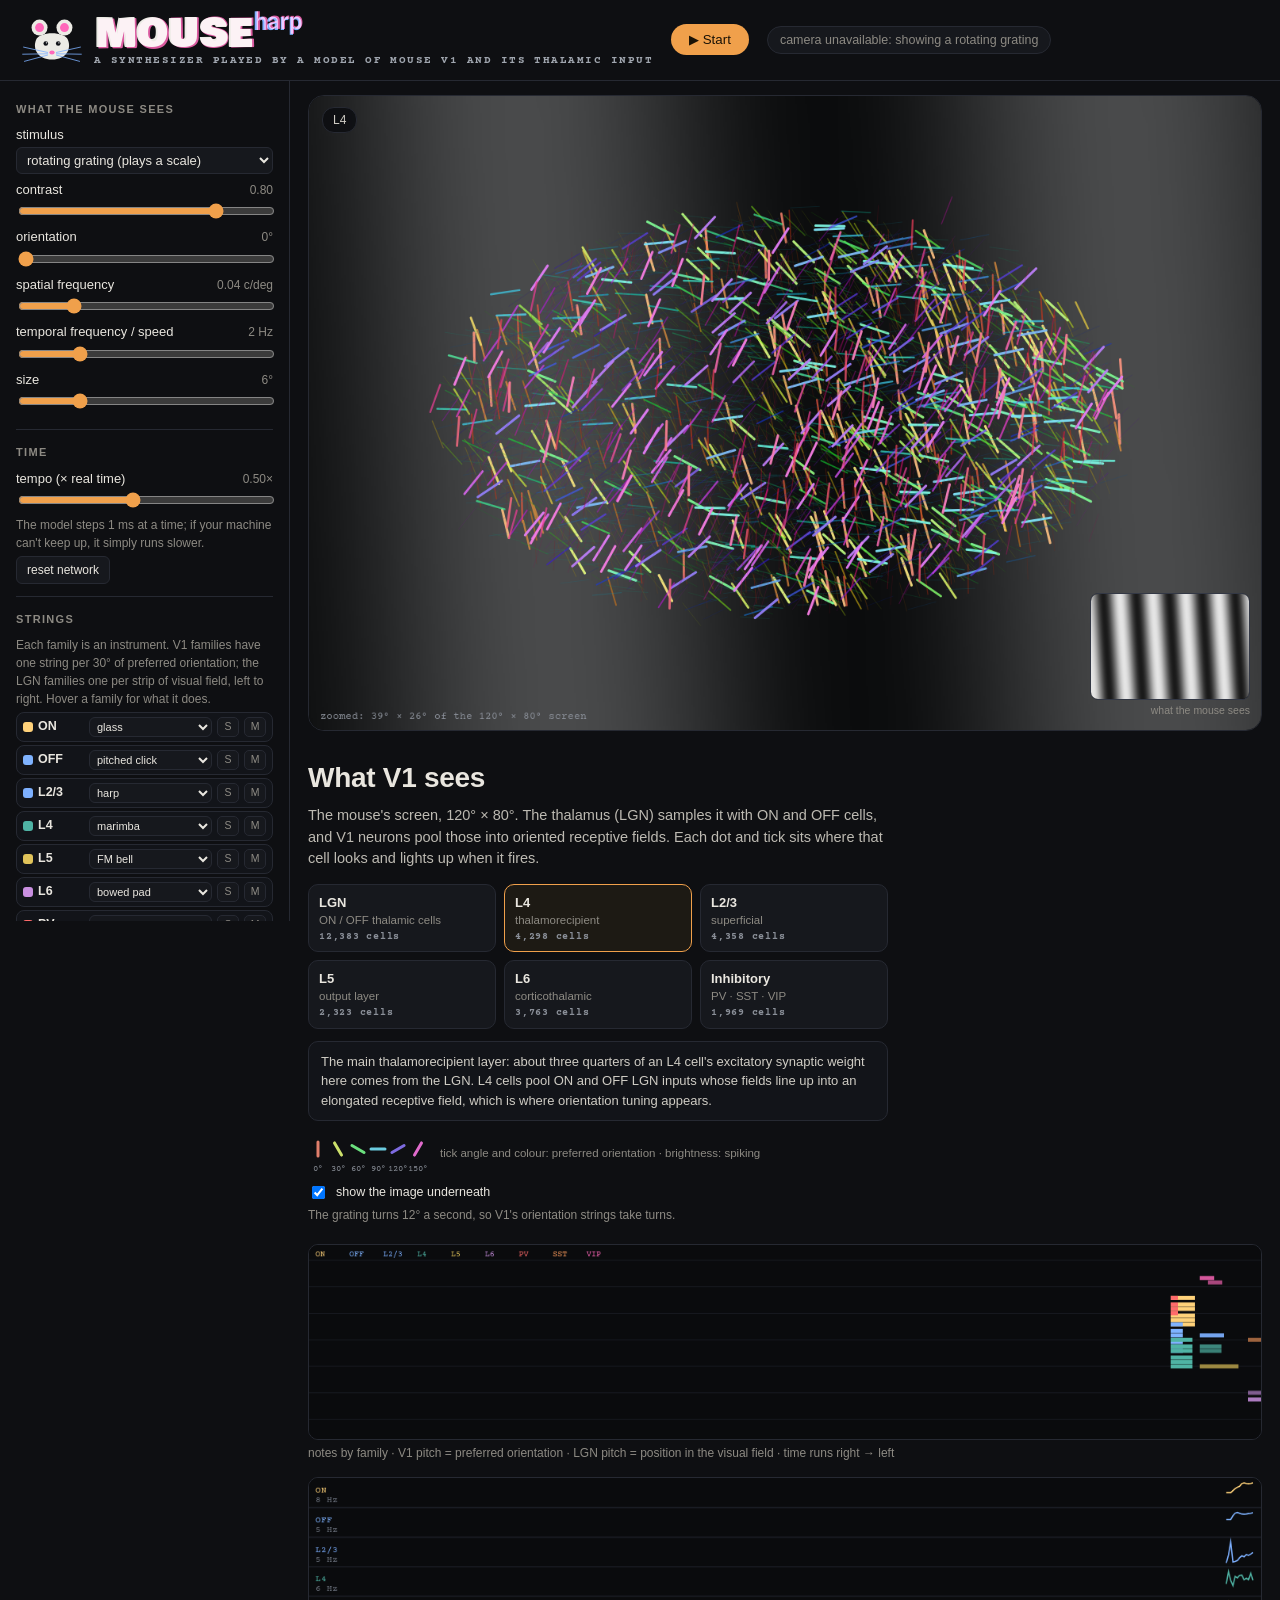
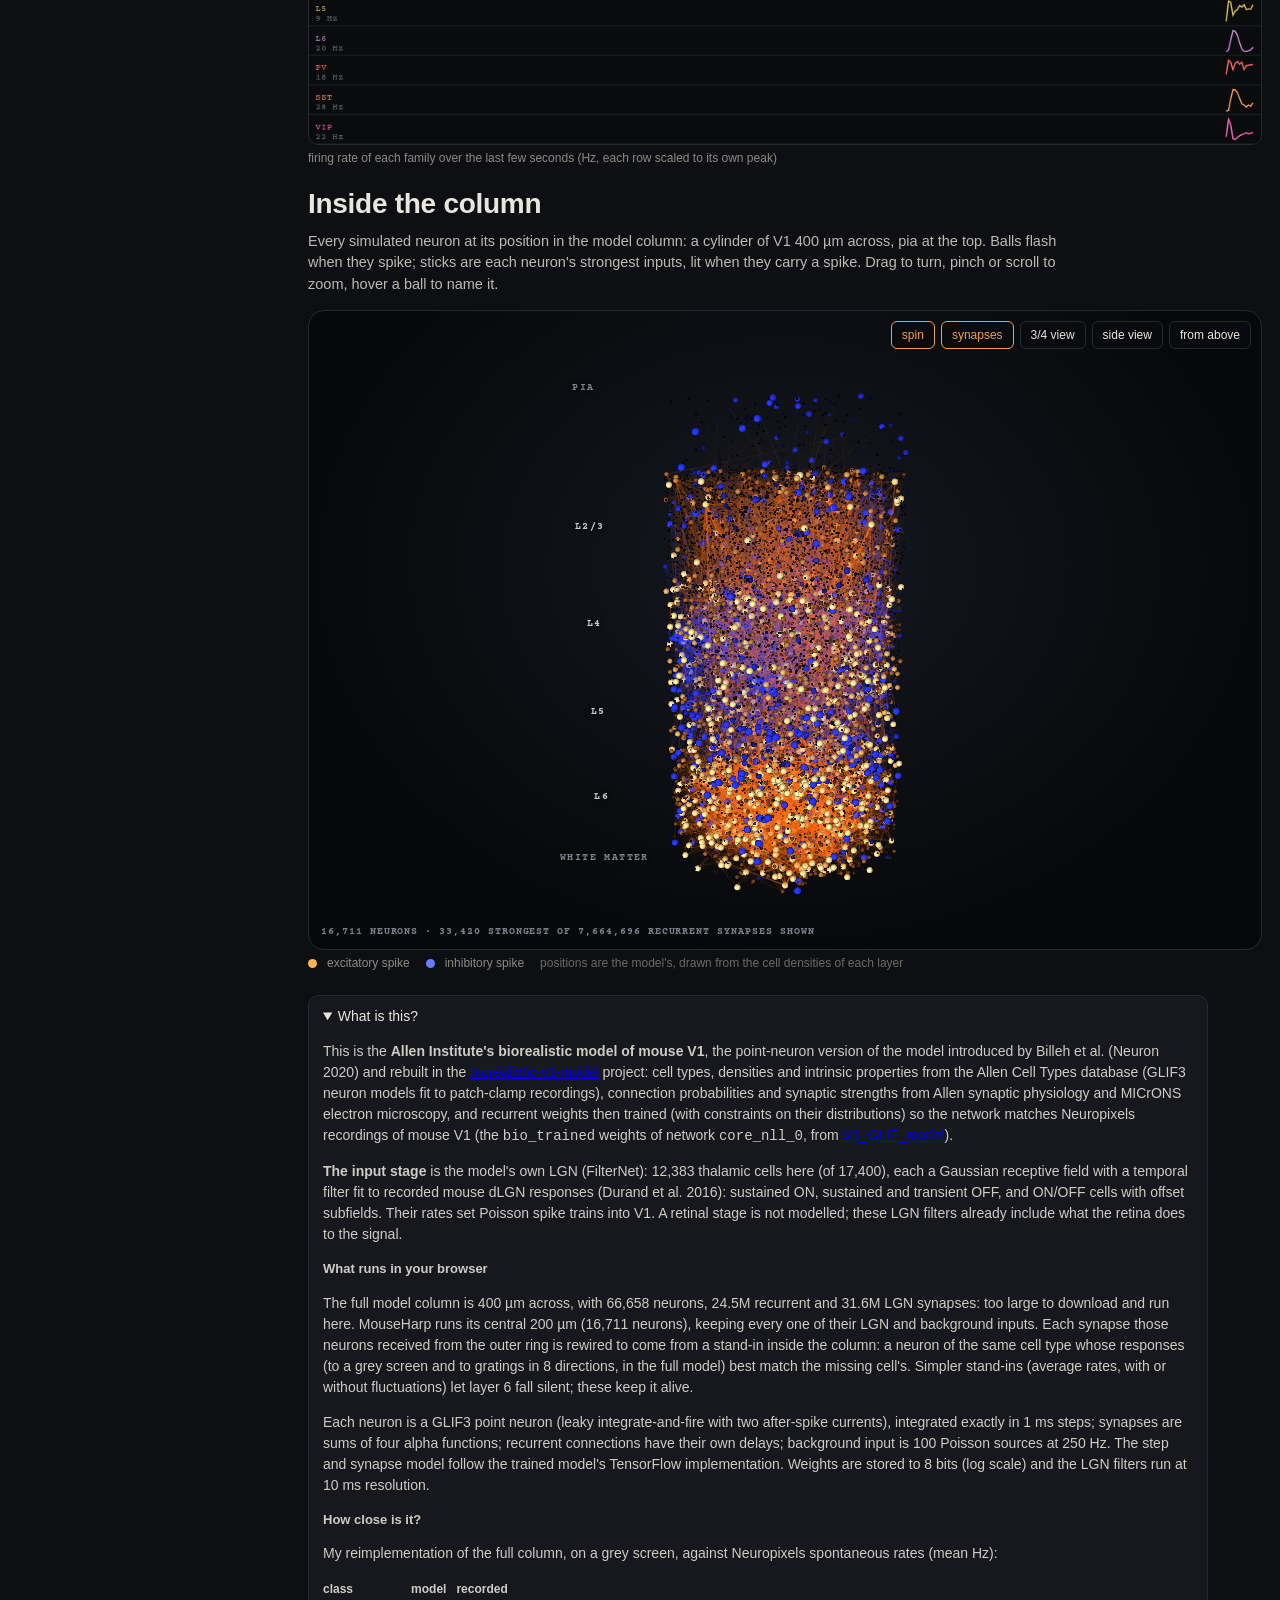
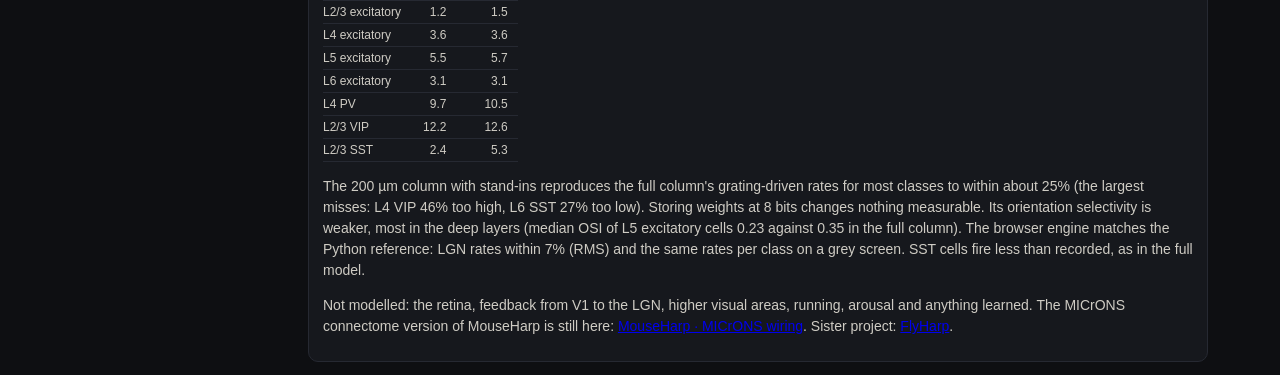
<file: index.html>
<!DOCTYPE html>
<html lang="en">
<head>
<meta charset="utf-8">
<meta name="viewport" content="width=device-width, initial-scale=1">
<title>MouseHarp · a synthesizer played by a model of mouse V1</title>
<link rel="preconnect" href="https://fonts.googleapis.com"><link rel="preconnect" href="https://fonts.gstatic.com" crossorigin>
<link href="https://fonts.googleapis.com/css2?family=Bowlby+One+SC&family=Courier+Prime:wght@400;700&family=Spline+Sans:wght@400;500;600&display=swap" rel="stylesheet">
<link rel="stylesheet" href="css/style.css">
<link rel="stylesheet" href="css/v1.css">
<link rel="icon" href="data:image/svg+xml,%3Csvg xmlns=%22http://www.w3.org/2000/svg%22 viewBox=%220 0 16 16%22%3E%3Ccircle cx=%224%22 cy=%224%22 r=%223%22 fill=%22%23ECEBE5%22/%3E%3Ccircle cx=%2212%22 cy=%224%22 r=%223%22 fill=%22%23ECEBE5%22/%3E%3Ccircle cx=%228%22 cy=%2210%22 r=%225%22 fill=%22%23ECEBE5%22/%3E%3C/svg%3E">
</head>
<body>
<header>
  <div class="brand">
    <svg id="logo" viewBox="0 0 72 56" aria-hidden="true">
      <circle cx="22" cy="14" r="9" fill="#ECEBE5"/><circle cx="22" cy="14" r="5" fill="#FF68BA"/>
      <circle cx="50" cy="14" r="9" fill="#ECEBE5"/><circle cx="50" cy="14" r="5" fill="#FF68BA"/>
      <path d="M36 50 C 20 50, 14 38, 18 28 C 22 18, 50 18, 54 28 C 58 38, 52 50, 36 50 Z" fill="#ECEBE5"/>
      <circle cx="29" cy="32" r="2.6" fill="#101217"/><circle cx="43" cy="32" r="2.6" fill="#101217"/>
      <circle cx="29.8" cy="31.2" r=".8" fill="#fff"/><circle cx="43.8" cy="31.2" r=".8" fill="#fff"/>
      <ellipse cx="36" cy="42" rx="3" ry="2.2" fill="#FF68BA"/>
      <g class="strings left" stroke="#7DB0FF" stroke-width="0.9" stroke-linecap="round"><line x1="31" y1="42" x2="4" y2="36"/><line x1="31" y1="43.5" x2="3" y2="44"/><line x1="31" y1="45" x2="5" y2="52"/></g>
      <g class="strings right" stroke="#7DB0FF" stroke-width="0.9" stroke-linecap="round"><line x1="41" y1="42" x2="68" y2="36"/><line x1="41" y1="43.5" x2="69" y2="44"/><line x1="41" y1="45" x2="67" y2="52"/></g>
    </svg>
    <div class="titles">
      <h1 class="logo" aria-label="MouseHarp"><span class="ink">MOUSE<span class="lc">harp</span></span><span class="mis" aria-hidden="true">MOUSE<span class="lc">harp</span></span></h1>
      <span class="kicker">a synthesizer played by a model of mouse V1 and its thalamic input</span>
    </div>
  </div>
  <button id="go" class="go">▶ Start</button>
  <div id="status" class="status">loading the V1 model…</div>
</header>

<main>
  <aside id="controls">
    <section>
      <h2>What the mouse sees</h2>
      <label>stimulus
        <select id="kind">
          <option value="webcam" selected>webcam</option>
          <option value="rotate">rotating grating (plays a scale)</option>
          <option value="grating">drifting grating</option>
          <option value="bar">moving bar</option>
          <option value="dots">drifting dots</option>
          <option value="flash">full-field flashes</option>
          <option value="paint">draw on the screen</option>
        </select></label>
      <label>contrast <input type="range" id="contrast" min="0.05" max="1" step="0.05" value="0.8"><output></output></label>
      <label>orientation <input type="range" id="ori" min="0" max="345" step="15" value="0"><output></output></label>
      <label>spatial frequency <input type="range" id="sf" min="0.01" max="0.16" step="0.01" value="0.04"><output></output></label>
      <label>temporal frequency / speed <input type="range" id="speed" min="0.25" max="8" step="0.25" value="2"><output></output></label>
      <label>size <input type="range" id="size" min="2" max="20" step="1" value="6"><output></output></label>
    </section>
    <section>
      <h2>Time</h2>
      <label>tempo (× real time) <input type="range" id="tempo" min="0.1" max="1" step="0.05" value="0.5"><output></output></label>
      <p class="hint" id="speedHint">The model steps 1 ms at a time; if your machine can't keep up, it simply runs slower.</p>
      <button id="reset" class="small">reset network</button>
    </section>
    <section>
      <h2>Strings</h2>
      <p class="hint">Each family is an instrument. V1 families have one string per 30° of preferred orientation; the LGN families one per strip of visual field, left to right. Hover a family for what it does.</p>
      <div id="classes"></div>
      <label>threshold <input type="range" id="thresh" min="0.05" max="0.8" step="0.01" value="0.22"><output></output></label>
      <label>max notes / s <input type="range" id="rate" min="4" max="60" step="1" value="22"><output></output></label>
    </section>
    <section>
      <h2>Pitch</h2>
      <label>scale <select id="scale">
        <option value="majpent">major pentatonic</option><option value="minpent">minor pentatonic</option>
        <option value="dorian">dorian</option><option value="lydian">lydian</option><option value="hirajoshi">hirajoshi</option>
        <option value="whole">whole tone</option></select></label>
      <label>root <select id="root"></select></label>
    </section>
    <section>
      <h2>Output</h2>
      <label class="row"><input type="checkbox" id="internal" checked> internal harp</label>
      <label>volume <input type="range" id="vol" min="0" max="1" step="0.05" value="0.7"><output></output></label>
      <label>reverb <input type="range" id="rev" min="0" max="1" step="0.05" value="0.4"><output></output></label>
      <label>MIDI out <select id="midiOut"><option value="">none</option></select></label>
      <p class="hint">MIDI: one channel per family (1–9).</p>
    </section>
  </aside>

  <section id="stage">
    <section class="hero">
      <div class="heroEye">
        <canvas id="view" width="1200" height="800"></canvas>
        <div class="lensTag" id="lensTag"></div>
        <figure class="raw"><canvas id="raw" width="120" height="80"></canvas><figcaption>what the mouse sees</figcaption></figure>
      </div>
      <div class="lensPanel">
        <h2 class="heroTitle">What V1 sees</h2>
        <p class="lead">The mouse's screen, 120° × 80°. The thalamus (LGN) samples it with ON and OFF cells, and V1 neurons pool those into oriented receptive fields. Each dot and tick sits where that cell looks and lights up when it fires.</p>
        <div id="lenses" class="lenses mlenses"></div>
        <div class="lensInfo" id="lensInfo"></div>
        <div class="lensLegend" id="lensLegend"></div>
        <label class="row small"><input type="checkbox" id="underlay" checked> show the image underneath</label>
        <p class="hint" id="viewHint"></p>
      </div>
    </section>
    <figure class="rollbox">
      <canvas id="roll" width="1180" height="240"></canvas>
      <figcaption class="legend"><span>notes by family · V1 pitch = preferred orientation · LGN pitch = position in the visual field · time runs right → left</span></figcaption>
    </figure>
    <figure>
      <canvas id="traces" width="1180" height="330"></canvas>
      <figcaption class="legend"><span>firing rate of each family over the last few seconds (Hz, each row scaled to its own peak)</span></figcaption>
    </figure>
    <section class="lobeBox">
      <div class="lobeHead">
        <h2 class="heroTitle">Inside the column</h2>
        <p class="lead">Every simulated neuron at its position in the model column: a cylinder of V1 400 µm across, pia at the top. Balls flash when they spike; sticks are each neuron's strongest inputs, lit when they carry a spike. Drag to turn, pinch or scroll to zoom, hover a ball to name it.</p>
      </div>
      <div class="lobeWrap" id="lobeWrap">
        <canvas id="lobe"></canvas>
        <div id="lobeLabels"></div>
        <div class="lobeTools"><button class="small on" id="lobeSpin">spin</button><button class="small on" id="lobeSticks">synapses</button><button class="small" id="lobeView">3/4 view</button><button class="small" id="lobeSide">side view</button><button class="small" id="lobeTop">from above</button></div>
        <div class="lobeTip" id="lobeTip"></div>
        <div class="lobeCount" id="lobeCount">loading…</div>
      </div>
      <figcaption class="legend"><span><i class="dot" style="background:#ffb44f"></i>excitatory spike</span><span><i class="dot" style="background:#6a7dff"></i>inhibitory spike</span><span class="muted">positions are the model's, drawn from the cell densities of each layer</span></figcaption>
    </section>
    <details class="about" open>
      <summary>What is this?</summary>
      <div id="aboutText"></div>
    </details>
  </section>
</main>
<div class="tip" id="tip"></div>
<script src="js/v1info.js"></script>
<script src="js/v1stimuli.js"></script>
<script src="js/audio.js"></script>
<script src="js/v1app.js"></script>
<script type="module" src="js/column3d.js"></script>
</body>
</html>
</file>
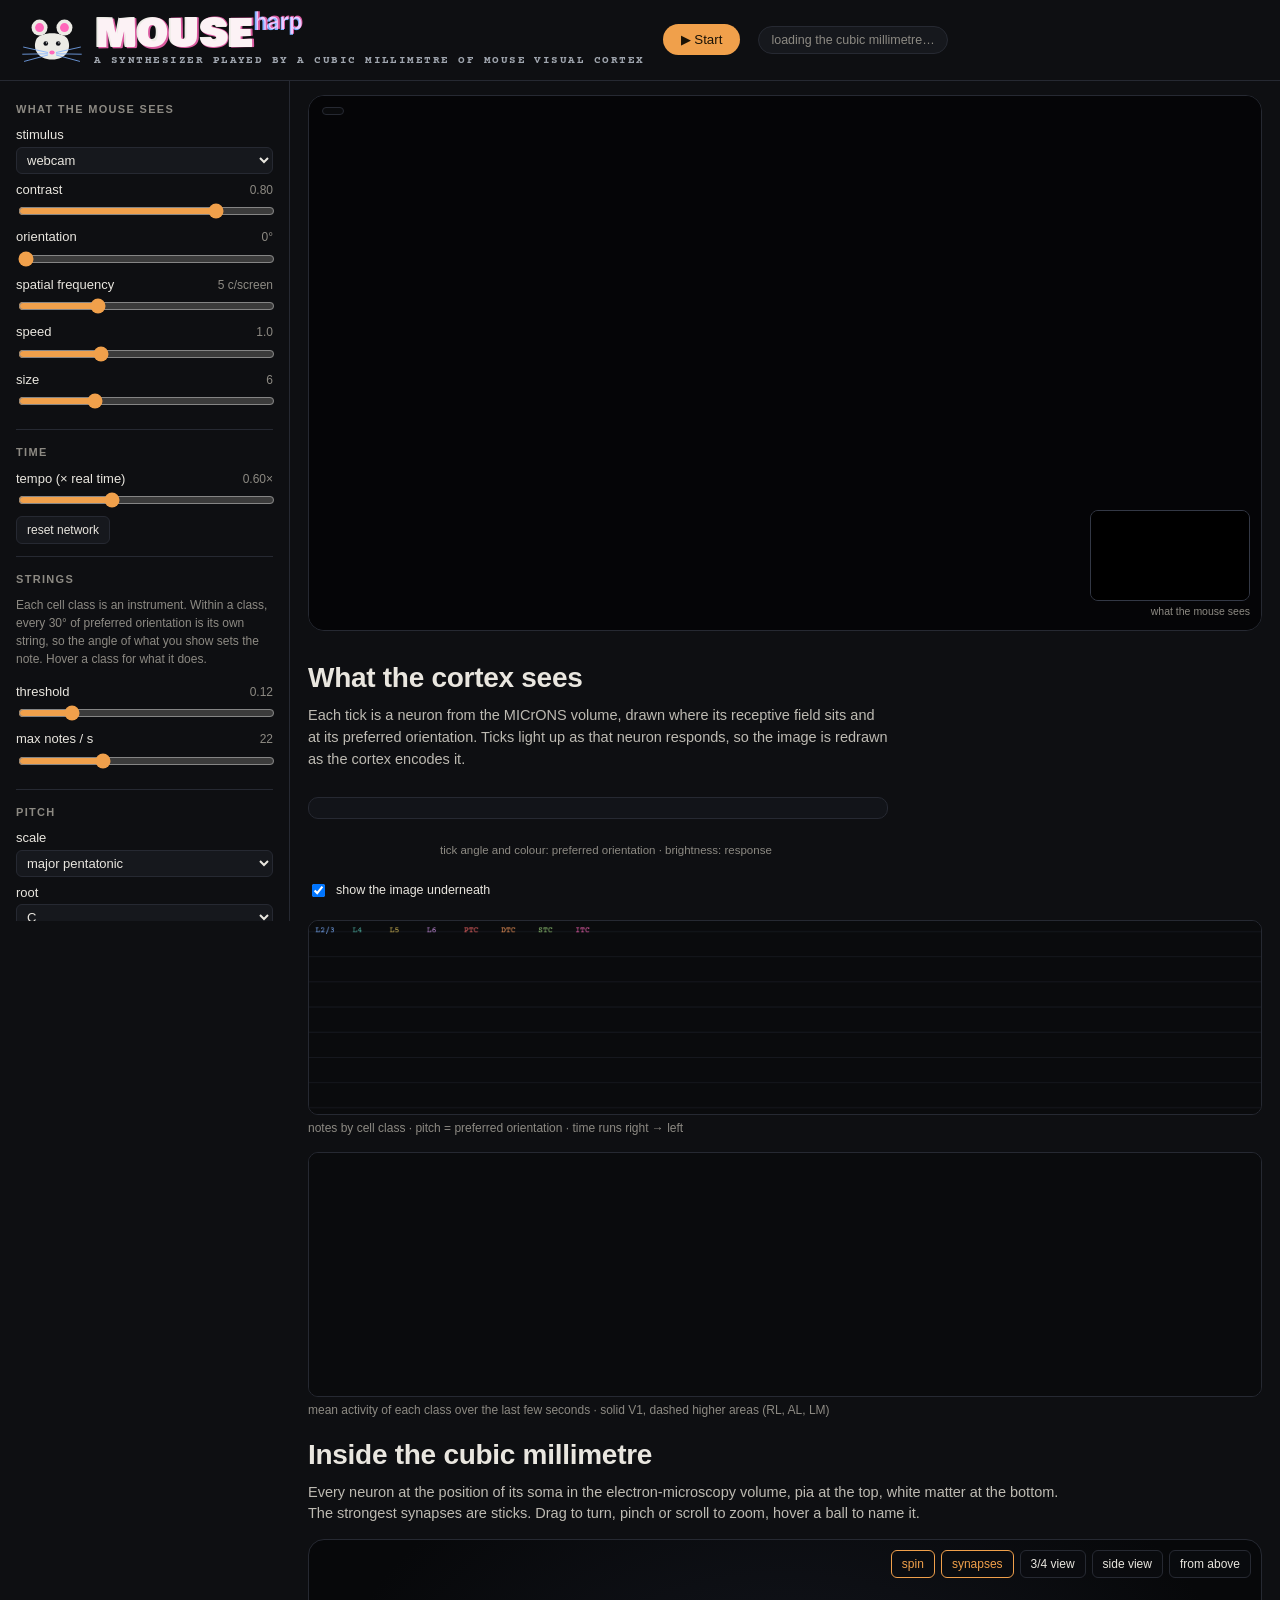
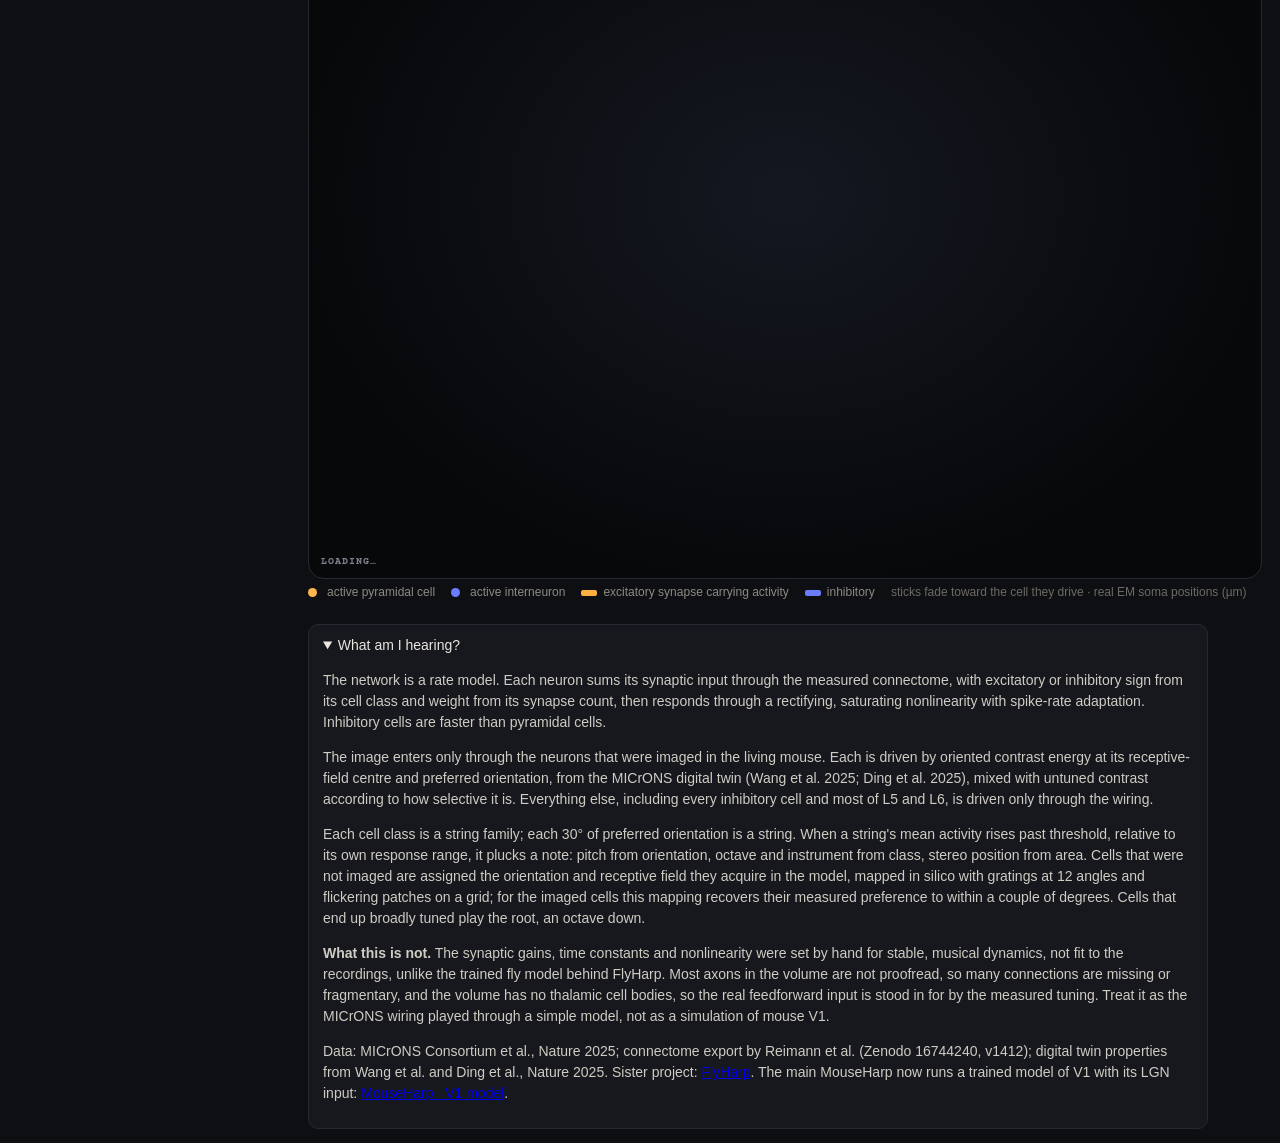
<file: microns/index.html>
<!DOCTYPE html>
<html lang="en">
<head>
<meta charset="utf-8">
<meta name="viewport" content="width=device-width, initial-scale=1">
<title>MouseHarp · a synthesizer played by a cubic millimetre of mouse visual cortex</title>
<link rel="preconnect" href="https://fonts.googleapis.com"><link rel="preconnect" href="https://fonts.gstatic.com" crossorigin>
<link href="https://fonts.googleapis.com/css2?family=Bowlby+One+SC&family=Courier+Prime:wght@400;700&family=Spline+Sans:wght@400;500;600&display=swap" rel="stylesheet">
<link rel="stylesheet" href="css/style.css">
<link rel="stylesheet" href="css/mouse.css">
<link rel="icon" href="data:image/svg+xml,%3Csvg xmlns=%22http://www.w3.org/2000/svg%22 viewBox=%220 0 16 16%22%3E%3Ccircle cx=%224%22 cy=%224%22 r=%223%22 fill=%22%23ECEBE5%22/%3E%3Ccircle cx=%2212%22 cy=%224%22 r=%223%22 fill=%22%23ECEBE5%22/%3E%3Ccircle cx=%228%22 cy=%2210%22 r=%225%22 fill=%22%23ECEBE5%22/%3E%3C/svg%3E">
</head>
<body>
<header>
  <div class="brand">
    <svg id="logo" viewBox="0 0 72 56" aria-hidden="true">
      <!-- a mouse whose whiskers are harp strings -->
      <circle cx="22" cy="14" r="9" fill="#ECEBE5"/><circle cx="22" cy="14" r="5" fill="#FF68BA"/>
      <circle cx="50" cy="14" r="9" fill="#ECEBE5"/><circle cx="50" cy="14" r="5" fill="#FF68BA"/>
      <path d="M36 50 C 20 50, 14 38, 18 28 C 22 18, 50 18, 54 28 C 58 38, 52 50, 36 50 Z" fill="#ECEBE5"/>
      <circle cx="29" cy="32" r="2.6" fill="#101217"/><circle cx="43" cy="32" r="2.6" fill="#101217"/>
      <circle cx="29.8" cy="31.2" r=".8" fill="#fff"/><circle cx="43.8" cy="31.2" r=".8" fill="#fff"/>
      <ellipse cx="36" cy="42" rx="3" ry="2.2" fill="#FF68BA"/>
      <g class="strings left" stroke="#7DB0FF" stroke-width="0.9" stroke-linecap="round"><line x1="31" y1="42" x2="4" y2="36"/><line x1="31" y1="43.5" x2="3" y2="44"/><line x1="31" y1="45" x2="5" y2="52"/></g>
      <g class="strings right" stroke="#7DB0FF" stroke-width="0.9" stroke-linecap="round"><line x1="41" y1="42" x2="68" y2="36"/><line x1="41" y1="43.5" x2="69" y2="44"/><line x1="41" y1="45" x2="67" y2="52"/></g>
    </svg>
    <div class="titles">
      <h1 class="logo" aria-label="MouseHarp"><span class="ink">MOUSE<span class="lc">harp</span></span><span class="mis" aria-hidden="true">MOUSE<span class="lc">harp</span></span></h1>
      <span class="kicker">a synthesizer played by a cubic millimetre of mouse visual cortex</span>
    </div>
  </div>
  <button id="go" class="go">▶ Start</button>
  <div id="status" class="status">loading the cubic millimetre…</div>
</header>

<main>
  <aside id="controls">
    <section>
      <h2>What the mouse sees</h2>
      <label>stimulus
        <select id="kind">
          <option value="webcam" selected>webcam</option>
          <option value="rotate">rotating grating (plays a scale)</option>
          <option value="grating">drifting grating</option>
          <option value="bar">moving bar</option>
          <option value="dots">drifting dots</option>
          <option value="flash">full-field flashes</option>
          <option value="paint">draw on the screen</option>
        </select></label>
      <label>contrast <input type="range" id="contrast" min="0.05" max="1" step="0.05" value="0.8"><output></output></label>
      <label>orientation <input type="range" id="ori" min="0" max="165" step="15" value="0"><output></output></label>
      <label>spatial frequency <input type="range" id="sf" min="2" max="12" step="0.5" value="5"><output></output></label>
      <label>speed <input type="range" id="speed" min="0.1" max="3" step="0.1" value="1"><output></output></label>
      <label>size <input type="range" id="size" min="2" max="16" step="1" value="6"><output></output></label>
    </section>
    <section>
      <h2>Time</h2>
      <label>tempo (× real time) <input type="range" id="tempo" min="0.1" max="1.5" step="0.05" value="0.6"><output></output></label>
      <button id="reset" class="small">reset network</button>
    </section>
    <section>
      <h2>Strings</h2>
      <p class="hint">Each cell class is an instrument. Within a class, every 30° of preferred orientation is its own string, so the angle of what you show sets the note. Hover a class for what it does.</p>
      <div id="classes"></div>
      <div class="areaRow" id="areaRow"></div>
      <label>threshold <input type="range" id="thresh" min="0.03" max="0.5" step="0.01" value="0.12"><output></output></label>
      <label>max notes / s <input type="range" id="rate" min="4" max="60" step="1" value="22"><output></output></label>
    </section>
    <section>
      <h2>Pitch</h2>
      <label>scale <select id="scale">
        <option value="majpent">major pentatonic</option><option value="minpent">minor pentatonic</option>
        <option value="dorian">dorian</option><option value="lydian">lydian</option><option value="hirajoshi">hirajoshi</option>
        <option value="whole">whole tone</option></select></label>
      <label>root <select id="root"></select></label>
    </section>
    <section>
      <h2>Output</h2>
      <label class="row"><input type="checkbox" id="internal" checked> internal harp</label>
      <label>volume <input type="range" id="vol" min="0" max="1" step="0.05" value="0.7"><output></output></label>
      <label>reverb <input type="range" id="rev" min="0" max="1" step="0.05" value="0.4"><output></output></label>
      <label>MIDI out <select id="midiOut"><option value="">none</option></select></label>
      <p class="hint">MIDI: one channel per cell class (1–8).</p>
    </section>
  </aside>

  <section id="stage">
    <section class="hero">
      <div class="heroEye">
        <canvas id="view" width="1280" height="720"></canvas>
        <div class="lensTag" id="lensTag"></div>
        <figure class="raw"><canvas id="raw" width="128" height="72"></canvas><figcaption>what the mouse sees</figcaption></figure>
      </div>
      <div class="lensPanel">
        <h2 class="heroTitle">What the cortex sees</h2>
        <p class="lead">Each tick is a neuron from the MICrONS volume, drawn where its receptive field sits and at its preferred orientation. Ticks light up as that neuron responds, so the image is redrawn as the cortex encodes it.</p>
        <div id="lenses" class="lenses mlenses"></div>
        <div class="lensInfo" id="lensInfo"></div>
        <div class="lensLegend" id="lensLegend"><canvas id="oriKey" width="120" height="44"></canvas><span>tick angle and colour: preferred orientation · brightness: response</span></div>
        <label class="row small"><input type="checkbox" id="underlay" checked> show the image underneath</label>
        <p class="hint" id="viewHint"></p>
      </div>
    </section>
    <figure class="rollbox">
      <canvas id="roll" width="1180" height="240"></canvas>
      <figcaption class="legend"><span>notes by cell class · pitch = preferred orientation · time runs right → left</span></figcaption>
    </figure>
    <figure>
      <canvas id="traces" width="1180" height="300"></canvas>
      <figcaption class="legend"><span>mean activity of each class over the last few seconds · solid V1, dashed higher areas (RL, AL, LM)</span></figcaption>
    </figure>
    <section class="lobeBox">
      <div class="lobeHead">
        <h2 class="heroTitle">Inside the cubic millimetre</h2>
        <p class="lead">Every neuron at the position of its soma in the electron-microscopy volume, pia at the top, white matter at the bottom. The strongest synapses are sticks. Drag to turn, pinch or scroll to zoom, hover a ball to name it.</p>
      </div>
      <div class="lobeWrap" id="lobeWrap">
        <canvas id="lobe"></canvas>
        <div id="lobeLabels"></div>
        <div class="lobeTools"><button class="small on" id="lobeSpin">spin</button><button class="small on" id="lobeSticks">synapses</button><button class="small" id="lobeView">3/4 view</button><button class="small" id="lobeSide">side view</button><button class="small" id="lobeTop">from above</button></div>
        <div class="lobeTip" id="lobeTip"></div>
        <div class="lobeCount" id="lobeCount">loading…</div>
      </div>
      <figcaption class="legend"><span><i class="dot" style="background:#ffb44f"></i>active pyramidal cell</span><span><i class="dot" style="background:#6a7dff"></i>active interneuron</span><span><i class="sw" style="background:#ffae42"></i>excitatory synapse carrying activity</span><span><i class="sw" style="background:#6a7dff"></i>inhibitory</span><span class="muted">sticks fade toward the cell they drive · real EM soma positions (µm)</span></figcaption>
    </section>
    <details class="about" open>
      <summary>What am I hearing?</summary>
      <p id="aboutData"></p>
      <p>The network is a rate model. Each neuron sums its synaptic input through the measured connectome, with excitatory or inhibitory sign from its cell class and weight from its synapse count, then responds through a rectifying, saturating nonlinearity with spike-rate adaptation. Inhibitory cells are faster than pyramidal cells.</p>
      <p>The image enters only through the neurons that were imaged in the living mouse. Each is driven by oriented contrast energy at its receptive-field centre and preferred orientation, from the MICrONS digital twin (Wang et al. 2025; Ding et al. 2025), mixed with untuned contrast according to how selective it is. Everything else, including every inhibitory cell and most of L5 and L6, is driven only through the wiring.</p>
      <p>Each cell class is a string family; each 30° of preferred orientation is a string. When a string's mean activity rises past threshold, relative to its own response range, it plucks a note: pitch from orientation, octave and instrument from class, stereo position from area. Cells that were not imaged are assigned the orientation and receptive field they acquire in the model, mapped in silico with gratings at 12 angles and flickering patches on a grid; for the imaged cells this mapping recovers their measured preference to within a couple of degrees. Cells that end up broadly tuned play the root, an octave down.</p>
      <p><b>What this is not.</b> The synaptic gains, time constants and nonlinearity were set by hand for stable, musical dynamics, not fit to the recordings, unlike the trained fly model behind FlyHarp. Most axons in the volume are not proofread, so many connections are missing or fragmentary, and the volume has no thalamic cell bodies, so the real feedforward input is stood in for by the measured tuning. Treat it as the MICrONS wiring played through a simple model, not as a simulation of mouse V1.</p>
      <p class="muted">Data: MICrONS Consortium et al., Nature 2025; connectome export by Reimann et al. (Zenodo 16744240, v1412); digital twin properties from Wang et al. and Ding et al., Nature 2025. Sister project: <a href="https://github.com/samuelling/FlyHarp">FlyHarp</a>. The main MouseHarp now runs a trained model of V1 with its LGN input: <a href="../">MouseHarp · V1 model</a>.</p>
    </details>
  </section>
</main>
<div class="tip" id="tip"></div>
<script src="js/info.js"></script>
<script src="js/stimuli.js"></script>
<script src="js/audio.js"></script>
<script src="js/app.js"></script>
<script type="module" src="js/cortex3d.js"></script>
</body>
</html>
</file>
<file: css/style.css>
:root{--bg:#0e0f12;--panel:#16181d;--line:#262932;--ink:#e9e6df;--muted:#8d8a83;--acc:#f0a04b;--blue:#5aa6e8;
  --g0:#8f7fd6;--g1:#4fb3a4;--g2:#e0c35a;--g3:#e88a4f;--g4:#e2576b}
*{box-sizing:border-box}
body{margin:0;background:var(--bg);color:var(--ink);font:14px/1.5 -apple-system,BlinkMacSystemFont,"Segoe UI",Inter,Helvetica,Arial,sans-serif}
header{display:flex;align-items:center;gap:18px;padding:12px 20px;border-bottom:1px solid var(--line);flex-wrap:wrap}

.go{background:var(--acc);color:#1a1206;border:0;border-radius:20px;padding:8px 18px;font:600 14px inherit;cursor:pointer}
.go.playing{background:#2c2f38;color:var(--ink)}
.status{color:var(--muted);font-size:12.5px;background:var(--panel);border:1px solid var(--line);border-radius:14px;padding:4px 12px}
main{display:flex;gap:0;min-height:calc(100vh - 60px)}
aside{width:290px;flex:0 0 290px;border-right:1px solid var(--line);padding:6px 16px 30px;overflow-y:auto;max-height:calc(100vh - 60px)}
aside section{border-bottom:1px solid var(--line);padding:10px 0 12px}
aside h2{font-size:11px;text-transform:uppercase;letter-spacing:.12em;color:var(--muted);margin:4px 0 8px;font-weight:600}
label{display:grid;grid-template-columns:1fr auto;gap:2px 8px;align-items:center;margin:6px 0;font-size:13px}
label input[type=range]{grid-column:1/-1;width:100%;accent-color:var(--acc)}
label output{color:var(--muted);font-variant-numeric:tabular-nums;font-size:12px;grid-row:1;grid-column:2}
label select{grid-column:1/-1}
label.row{display:flex;gap:8px}
select{background:var(--panel);color:var(--ink);border:1px solid var(--line);border-radius:6px;padding:4px 6px;font:inherit;font-size:13px;width:100%}
.seg{display:inline-flex;border:1px solid var(--line);border-radius:6px;overflow:hidden;margin-left:auto}
.seg button{background:var(--panel);color:var(--muted);border:0;padding:3px 12px;cursor:pointer;font:inherit;font-size:12px}
.seg button.on{background:#2c2f38;color:var(--ink)}
button.small{background:var(--panel);color:var(--ink);border:1px solid var(--line);border-radius:6px;padding:4px 10px;cursor:pointer;font:inherit;font-size:12px}
.hint{color:var(--muted);font-size:12px;margin:4px 0}
#stage{flex:1;padding:14px 18px;min-width:0}
.top{display:flex;gap:16px;flex-wrap:wrap}
figure{margin:0 0 14px}
figcaption{color:var(--muted);font-size:12px;margin-top:4px}
canvas{background:#0a0b0d;border:1px solid var(--line);border-radius:10px;display:block;max-width:100%;height:auto}

.rollbox canvas{width:100%}
#cascade{width:100%}
.about{background:var(--panel);border:1px solid var(--line);border-radius:10px;padding:10px 14px;max-width:900px;color:#cfccc4}
.about summary{cursor:pointer;color:var(--ink)}
@media(max-width:800px){main{flex-direction:column}aside{width:auto;flex:none;max-height:none;border-right:0;border-top:1px solid var(--line);order:2}.eyebox canvas{width:100%}
  /* phones: the camera / fly's-eye view comes first, controls follow below */
  #stage{order:1;padding:10px 10px 14px}.hero{gap:12px}.heroEye{flex:1 1 100%;min-width:0}
  .raw{width:34%;right:8px;bottom:8px}.raw canvas{width:100%}
  .heroTitle{font-size:22px}.logo{font-size:32px}}

.presets{display:flex;flex-wrap:wrap;gap:4px;margin:6px 0 10px}
.presets button,.area .sm{background:var(--panel);color:var(--muted);border:1px solid var(--line);border-radius:5px;padding:2px 7px;cursor:pointer;font:inherit;font-size:11.5px}
.presets button:hover{color:var(--ink)}
.area{border:1px solid var(--line);border-radius:8px;padding:7px 8px;margin:6px 0;background:#121419}
.area.muted{opacity:.45}
.area .head{display:flex;align-items:center;gap:6px;font-size:12.5px}
.area .dot{width:9px;height:9px;border-radius:50%;flex:none}
.area .nm{flex:1;font-weight:600}
.area .sm.on{color:#111;background:var(--acc);border-color:var(--acc)}
.area .sm.mute.on{background:#c0504d;border-color:#c0504d;color:#fff}
.area .row2{display:flex;gap:6px;align-items:center;margin:5px 0 4px}
.area .row2 select{width:auto;flex:1;font-size:12px;padding:2px 4px}
.area .row2 input{flex:1;accent-color:var(--acc)}
.chips{display:flex;flex-wrap:wrap;gap:3px}
.chip{font-size:10.5px;padding:1px 6px;border-radius:9px;border:1px solid var(--line);color:var(--muted);background:transparent;cursor:pointer;font-family:inherit}
.chip.on{color:#111}
.area .pol{display:inline-flex;gap:2px;margin-right:4px}.area .sm.pl{padding:2px 6px}

.tip{position:fixed;z-index:20;max-width:340px;background:#1b1e25f2;border:1px solid #333845;border-radius:10px;padding:10px 12px;font-size:12.5px;line-height:1.45;color:#dcd9d1;pointer-events:none;opacity:0;transition:opacity .12s;box-shadow:0 6px 24px #0008}
.tip.on{opacity:1}
.tip h4{margin:0 0 2px;font-size:13.5px;color:var(--ink)}
.tip .k{color:var(--muted);font-size:11.5px;margin-bottom:6px}
.tip .meta{color:var(--muted);font-size:11.5px;margin-top:6px}
.legend{display:flex;flex-wrap:wrap;gap:6px 16px;align-items:center}
.legend span{display:inline-flex;align-items:center;gap:6px}
.legend .muted{color:#6c6a64}
.sw{display:inline-block;width:16px;height:6px;border-radius:2px;background:#9a988f}
.sw.hollow{background:transparent;border:1.5px solid #9a988f;height:7px}
.grad{display:inline-block;width:90px;height:8px;border-radius:4px;background:linear-gradient(90deg,#5aa6e8,#202228 50%,#f0a04b)}
.ring{display:inline-block;width:11px;height:11px;border-radius:50%;border:2px solid #e0c35a}
.ring.dash{border:2px dashed #5aa6e8}
.area .head .nm{cursor:help}
figcaption{line-height:1.6}
#fbMeter{width:100%;height:auto;margin-top:4px;background:#0f1115}

.hero{display:flex;gap:22px;align-items:flex-start;flex-wrap:wrap;margin-bottom:16px}
.heroEye{position:relative;flex:0 1 640px;min-width:300px}
.heroEye #eye{width:100%;border-radius:16px;cursor:crosshair;touch-action:none;background:radial-gradient(circle at 50% 45%,#15171c,#07080a 70%)}
.lensTag{position:absolute;left:14px;top:12px;font-size:12px;color:#cfccc4;background:#0b0c0fcc;border:1px solid var(--line);border-radius:12px;padding:3px 10px;pointer-events:none}
.raw{position:absolute;right:12px;bottom:12px;margin:0;width:150px}
.raw canvas{width:150px;border-radius:8px;border:1px solid #333845}
.raw figcaption{font-size:10.5px;text-align:right;margin-top:2px}
.lensPanel{flex:1 1 380px;min-width:300px;max-width:580px}
.heroTitle{font-size:28px;margin:4px 0 6px;letter-spacing:-.01em;font-weight:650}
.lead{color:#bdbab2;margin:0 0 14px;font-size:14.5px}
.lenses{position:relative;display:grid;grid-template-columns:66px minmax(0,1fr) minmax(0,1fr) 92px;grid-template-rows:repeat(4,auto);column-gap:10px;row-gap:22px;margin-bottom:14px;align-items:center}
.lenses .stage{grid-column:1;position:relative;z-index:1;text-align:center;text-shadow:0 0 4px #0d0f13,0 0 2px #0d0f13;font:700 9.5px/1.15 "Courier Prime","Courier New",monospace;letter-spacing:.12em;text-transform:uppercase;color:#aab0b9;align-self:center}
.lenses .lens{position:relative;z-index:1}
.lens[data-l="photo"],.lens[data-l="lamina"],.lens[data-l="motion"]{justify-self:center;width:min(100%,250px)}
.lens[data-l="feedback"]{align-self:center;padding:8px 8px}
.lens[data-l="feedback"] .bar{width:20px}
.wires{position:absolute;inset:0;width:100%;height:100%;pointer-events:none;z-index:0;overflow:visible}
.wires path{fill:none;stroke:#3a3f4a;stroke-width:1.5}
.wires path.glass{fill:url(#hg);stroke:#ffffff22;stroke-width:1}
.wires path.fb{stroke:#4a5290;stroke-dasharray:4 4}
.wires path.lit{stroke:var(--acc);stroke-width:2}
.wires path.fb.lit{stroke:#7f8cff;animation:fbflow 1.2s linear infinite}
.wires path.hd{stroke-dasharray:none;animation:none}
@keyframes fbflow{to{stroke-dashoffset:-16}}
.lens.path{border-color:#5a4f36}
@media (prefers-reduced-motion:reduce){.wires path.fb.lit{animation:none}}
.lens{text-align:left;background:var(--panel);border:1px solid var(--line);border-radius:10px;padding:8px 10px;cursor:pointer;color:var(--ink);font:inherit}
.lens b{display:block;font-size:13px}.lens span{display:block;color:var(--muted);font-size:11.5px;line-height:1.35}
.lens em.n{display:block;font:700 9.5px/1.2 "Courier Prime","Courier New",monospace;letter-spacing:.08em;color:#8a8f98;margin-top:4px;font-style:normal}
.lens .bar{display:block;height:3px;border-radius:2px;margin-bottom:6px;width:28px}
.lens.on{border-color:var(--acc);background:#1d1a14}
.lensInfo{font-size:13px;color:#cfccc4;background:#121419;border:1px solid var(--line);border-radius:10px;padding:10px 12px;margin-bottom:10px;line-height:1.5}
.lensLegend{display:flex;align-items:center;gap:10px;font-size:11.5px;color:var(--muted);margin-bottom:8px;min-height:44px}
.lensLegend canvas{border:0;background:none;border-radius:0}
label.small{font-size:12.5px;margin:3px 0}

.brand{display:flex;align-items:center;gap:10px}
#logo{width:64px;height:50px;flex:none;overflow:visible}
#logo .wing{transform-box:fill-box;animation:flutter 2.6s ease-in-out infinite}
#logo .wing.left{transform-origin:100% 80%}#logo .wing.right{transform-origin:0% 80%;animation-delay:.05s}
@keyframes flutter{0%,100%{transform:rotate(0)}48%{transform:rotate(0)}50%{transform:rotate(-7deg)}52%{transform:rotate(3deg)}54%{transform:rotate(0)}}
#logo .wing.right{animation-name:flutterR}
@keyframes flutterR{0%,100%{transform:rotate(0)}48%{transform:rotate(0)}50%{transform:rotate(7deg)}52%{transform:rotate(-3deg)}54%{transform:rotate(0)}}
#logo .strings.ring line{animation:ring .22s ease-out}
@keyframes ring{0%{stroke:#f0a04b;stroke-width:1.1;transform:translateX(.6px)}30%{transform:translateX(-.5px)}60%{transform:translateX(.3px)}100%{stroke:#e9e6df;transform:none}}
.titles{display:flex;flex-direction:column;gap:4px}
/* megaZINE-style mast: Bowlby caps in toner, lowercase Spline superscript, and a pink riso pass
   printed slightly out of register (screen blend on the dark page). It slips like a copier sheet on notes. */
.logo{position:relative;display:inline-block;font:400 40px/.86 "Bowlby One SC","Arial Black",Impact,sans-serif;letter-spacing:-.02em;margin:0;color:#ECEBE5;isolation:isolate}
.logo .lc{font-family:"Spline Sans","Helvetica Neue",Arial,sans-serif;font-weight:600;letter-spacing:-.04em;font-size:.6em;vertical-align:.7em;margin-left:.06em;color:#7DB0FF}
.logo .ink{position:relative;z-index:1}
.logo .mis{position:absolute;left:0;top:0;color:#FF68BA;mix-blend-mode:screen;transform:translate(.035em,.03em) rotate(-.6deg);transform-origin:left top;pointer-events:none;z-index:2;opacity:.85;white-space:nowrap}
.logo .mis .lc{color:#FF68BA}
@keyframes logo-jit-ink{0%{transform:none}20%{transform:translate(-.014em,.006em)}45%{transform:translate(.012em,-.01em) skewX(-1.2deg)}70%{transform:translate(-.006em,.004em)}100%{transform:none}}
@keyframes logo-jit-mis{0%{transform:translate(.035em,.03em) rotate(-.6deg)}20%{transform:translate(.075em,.012em) rotate(-1.3deg)}45%{transform:translate(.008em,.055em) rotate(.25deg)}70%{transform:translate(.055em,.038em) rotate(-.95deg)}100%{transform:translate(.035em,.03em) rotate(-.6deg)}}
.logo.jit .ink{animation:logo-jit-ink .34s steps(1,end)}.logo.jit .mis{animation:logo-jit-mis .34s steps(1,end)}
.kicker{font:700 10.5px/1.2 "Courier Prime","Courier New",monospace;letter-spacing:.14em;text-transform:uppercase;color:#A0A6AF}
.kicker i{font-style:italic;text-transform:none;letter-spacing:.04em}
@media (prefers-reduced-motion:reduce){.logo.jit .ink,.logo.jit .mis{animation:none}}

/* inside the optic lobe: 3D ball-and-stick */
.lobeBox{margin:6px 0 22px}
.lobeHead{max-width:760px}
.lobeWrap{position:relative;height:min(72vh,640px);border:1px solid var(--line);border-radius:16px;overflow:hidden;background:radial-gradient(ellipse at 50% 40%,#151821,#07080a 72%)}
.lobeWrap canvas{width:100%;height:100%;border:0;border-radius:0;background:none;touch-action:none;cursor:grab;display:block;max-width:none}
.lobeWrap canvas:active{cursor:grabbing}
#lobeLabels{position:absolute;inset:0;pointer-events:none}
.lobeLabel{position:absolute;left:0;top:0;font:700 10px/1 "Courier Prime","Courier New",monospace;letter-spacing:.14em;text-transform:uppercase;color:#c9ccd3;text-shadow:0 0 6px #000,0 0 2px #000;white-space:nowrap}
.lobeTools{position:absolute;right:10px;top:10px;display:flex;gap:6px;flex-wrap:wrap;justify-content:flex-end}
.lobeTools button{background:#0b0c0fcc}.lobeTools button.on{border-color:var(--acc);color:var(--acc)}
.lobeTip{position:absolute;max-width:300px;pointer-events:none;opacity:0;transition:opacity .1s;background:#1b1e25f2;border:1px solid #333845;border-radius:9px;padding:7px 10px;font-size:12px;line-height:1.4;color:#dcd9d1;z-index:3}
.lobeTip .dep{color:#ffb44f}.lobeTip .hyp{color:#7fb6ff}
.lobeCount{position:absolute;left:12px;bottom:10px;font:700 9.5px/1.2 "Courier Prime","Courier New",monospace;letter-spacing:.1em;text-transform:uppercase;color:#7d838d;pointer-events:none}
.legend .dot{display:inline-block;width:9px;height:9px;border-radius:50%;margin-right:4px;vertical-align:-1px}
@media(max-width:800px){.lobeWrap{height:62vh}}
</file>
<file: css/v1.css>
/* MouseHarp (V1 model) additions on top of the shared FlyHarp stylesheet */
.lenses.mlenses{display:grid;grid-template-columns:repeat(3,minmax(0,1fr));grid-template-rows:none;gap:8px;row-gap:8px;margin-bottom:12px}
.heroEye #view{width:100%;border-radius:16px;touch-action:none;background:#07080a;display:block;aspect-ratio:16/9;height:auto}
.heroEye{flex:1 1 720px;min-width:300px}
.raw canvas{width:160px;image-rendering:auto}
.raw{width:160px}
.mclass{display:grid;grid-template-columns:10px 38px minmax(0,1fr) 22px 22px;align-items:center;gap:5px;padding:4px 6px;margin:3px 0;border:1px solid var(--line);border-radius:8px;background:#121419;font-size:12px}
.mclass .swatch{width:10px;height:10px;border-radius:3px;display:block}
.mclass b{font-size:12.5px}
.mclass .nm{display:none}
.mclass select{font-size:11px;padding:2px 3px}
.mclass .sm{background:var(--panel);color:var(--muted);border:1px solid var(--line);border-radius:5px;padding:1px 0;cursor:pointer;font:inherit;font-size:10.5px}
.mclass .sm.on{color:#111;background:var(--acc);border-color:var(--acc)}
.mclass .cnt{display:none}
.mclass.muted{opacity:.45}
.areaRow{display:flex;gap:5px;flex-wrap:wrap;margin:8px 0 4px}
.areaRow .chip{font-size:11px;padding:2px 8px}
.areaRow .chip.on{background:#2a2f3a;color:var(--ink);border-color:#4a5060}
.areaRow .chip span{color:var(--muted);font-size:10px}
#logo .strings.ring line{animation:ring .22s ease-out}
.lensLegend{gap:12px}
#oriKey{flex:none}
.lobeLabel.dim{color:#7d838d}
.lobeLabel.area{color:#ffd9a0;font-size:11px}
@media(max-width:800px){.raw{width:30%;right:8px;bottom:8px}.raw canvas{width:100%}.lenses.mlenses{grid-template-columns:repeat(2,minmax(0,1fr))}}
.heroEye #view{aspect-ratio:3/2}
.raw canvas{image-rendering:auto}
.mclass{grid-template-columns:10px 46px minmax(0,1fr) 22px 22px}
.lensLegend .key{display:flex;align-items:center;gap:6px;flex-wrap:wrap}
.lensLegend .key i{display:inline-block;width:10px;height:10px;border-radius:50%}
.about h4{margin:12px 0 4px;font-size:13px}
.about table{border-collapse:collapse;font-size:12px;margin:6px 0}
.about td,.about th{border-bottom:1px solid var(--line);padding:2px 10px 2px 0;text-align:right}
.about td:first-child,.about th:first-child{text-align:left}
</file>
<file: microns/css/style.css>
:root{--bg:#0e0f12;--panel:#16181d;--line:#262932;--ink:#e9e6df;--muted:#8d8a83;--acc:#f0a04b;--blue:#5aa6e8;
  --g0:#8f7fd6;--g1:#4fb3a4;--g2:#e0c35a;--g3:#e88a4f;--g4:#e2576b}
*{box-sizing:border-box}
body{margin:0;background:var(--bg);color:var(--ink);font:14px/1.5 -apple-system,BlinkMacSystemFont,"Segoe UI",Inter,Helvetica,Arial,sans-serif}
header{display:flex;align-items:center;gap:18px;padding:12px 20px;border-bottom:1px solid var(--line);flex-wrap:wrap}

.go{background:var(--acc);color:#1a1206;border:0;border-radius:20px;padding:8px 18px;font:600 14px inherit;cursor:pointer}
.go.playing{background:#2c2f38;color:var(--ink)}
.status{color:var(--muted);font-size:12.5px;background:var(--panel);border:1px solid var(--line);border-radius:14px;padding:4px 12px}
main{display:flex;gap:0;min-height:calc(100vh - 60px)}
aside{width:290px;flex:0 0 290px;border-right:1px solid var(--line);padding:6px 16px 30px;overflow-y:auto;max-height:calc(100vh - 60px)}
aside section{border-bottom:1px solid var(--line);padding:10px 0 12px}
aside h2{font-size:11px;text-transform:uppercase;letter-spacing:.12em;color:var(--muted);margin:4px 0 8px;font-weight:600}
label{display:grid;grid-template-columns:1fr auto;gap:2px 8px;align-items:center;margin:6px 0;font-size:13px}
label input[type=range]{grid-column:1/-1;width:100%;accent-color:var(--acc)}
label output{color:var(--muted);font-variant-numeric:tabular-nums;font-size:12px;grid-row:1;grid-column:2}
label select{grid-column:1/-1}
label.row{display:flex;gap:8px}
select{background:var(--panel);color:var(--ink);border:1px solid var(--line);border-radius:6px;padding:4px 6px;font:inherit;font-size:13px;width:100%}
.seg{display:inline-flex;border:1px solid var(--line);border-radius:6px;overflow:hidden;margin-left:auto}
.seg button{background:var(--panel);color:var(--muted);border:0;padding:3px 12px;cursor:pointer;font:inherit;font-size:12px}
.seg button.on{background:#2c2f38;color:var(--ink)}
button.small{background:var(--panel);color:var(--ink);border:1px solid var(--line);border-radius:6px;padding:4px 10px;cursor:pointer;font:inherit;font-size:12px}
.hint{color:var(--muted);font-size:12px;margin:4px 0}
#stage{flex:1;padding:14px 18px;min-width:0}
.top{display:flex;gap:16px;flex-wrap:wrap}
figure{margin:0 0 14px}
figcaption{color:var(--muted);font-size:12px;margin-top:4px}
canvas{background:#0a0b0d;border:1px solid var(--line);border-radius:10px;display:block;max-width:100%;height:auto}

.rollbox canvas{width:100%}
#cascade{width:100%}
.about{background:var(--panel);border:1px solid var(--line);border-radius:10px;padding:10px 14px;max-width:900px;color:#cfccc4}
.about summary{cursor:pointer;color:var(--ink)}
@media(max-width:800px){main{flex-direction:column}aside{width:auto;flex:none;max-height:none;border-right:0;border-top:1px solid var(--line);order:2}.eyebox canvas{width:100%}
  /* phones: the camera / fly's-eye view comes first, controls follow below */
  #stage{order:1;padding:10px 10px 14px}.hero{gap:12px}.heroEye{flex:1 1 100%;min-width:0}
  .raw{width:34%;right:8px;bottom:8px}.raw canvas{width:100%}
  .heroTitle{font-size:22px}.logo{font-size:32px}}

.presets{display:flex;flex-wrap:wrap;gap:4px;margin:6px 0 10px}
.presets button,.area .sm{background:var(--panel);color:var(--muted);border:1px solid var(--line);border-radius:5px;padding:2px 7px;cursor:pointer;font:inherit;font-size:11.5px}
.presets button:hover{color:var(--ink)}
.area{border:1px solid var(--line);border-radius:8px;padding:7px 8px;margin:6px 0;background:#121419}
.area.muted{opacity:.45}
.area .head{display:flex;align-items:center;gap:6px;font-size:12.5px}
.area .dot{width:9px;height:9px;border-radius:50%;flex:none}
.area .nm{flex:1;font-weight:600}
.area .sm.on{color:#111;background:var(--acc);border-color:var(--acc)}
.area .sm.mute.on{background:#c0504d;border-color:#c0504d;color:#fff}
.area .row2{display:flex;gap:6px;align-items:center;margin:5px 0 4px}
.area .row2 select{width:auto;flex:1;font-size:12px;padding:2px 4px}
.area .row2 input{flex:1;accent-color:var(--acc)}
.chips{display:flex;flex-wrap:wrap;gap:3px}
.chip{font-size:10.5px;padding:1px 6px;border-radius:9px;border:1px solid var(--line);color:var(--muted);background:transparent;cursor:pointer;font-family:inherit}
.chip.on{color:#111}
.area .pol{display:inline-flex;gap:2px;margin-right:4px}.area .sm.pl{padding:2px 6px}

.tip{position:fixed;z-index:20;max-width:340px;background:#1b1e25f2;border:1px solid #333845;border-radius:10px;padding:10px 12px;font-size:12.5px;line-height:1.45;color:#dcd9d1;pointer-events:none;opacity:0;transition:opacity .12s;box-shadow:0 6px 24px #0008}
.tip.on{opacity:1}
.tip h4{margin:0 0 2px;font-size:13.5px;color:var(--ink)}
.tip .k{color:var(--muted);font-size:11.5px;margin-bottom:6px}
.tip .meta{color:var(--muted);font-size:11.5px;margin-top:6px}
.legend{display:flex;flex-wrap:wrap;gap:6px 16px;align-items:center}
.legend span{display:inline-flex;align-items:center;gap:6px}
.legend .muted{color:#6c6a64}
.sw{display:inline-block;width:16px;height:6px;border-radius:2px;background:#9a988f}
.sw.hollow{background:transparent;border:1.5px solid #9a988f;height:7px}
.grad{display:inline-block;width:90px;height:8px;border-radius:4px;background:linear-gradient(90deg,#5aa6e8,#202228 50%,#f0a04b)}
.ring{display:inline-block;width:11px;height:11px;border-radius:50%;border:2px solid #e0c35a}
.ring.dash{border:2px dashed #5aa6e8}
.area .head .nm{cursor:help}
figcaption{line-height:1.6}
#fbMeter{width:100%;height:auto;margin-top:4px;background:#0f1115}

.hero{display:flex;gap:22px;align-items:flex-start;flex-wrap:wrap;margin-bottom:16px}
.heroEye{position:relative;flex:0 1 640px;min-width:300px}
.heroEye #eye{width:100%;border-radius:16px;cursor:crosshair;touch-action:none;background:radial-gradient(circle at 50% 45%,#15171c,#07080a 70%)}
.lensTag{position:absolute;left:14px;top:12px;font-size:12px;color:#cfccc4;background:#0b0c0fcc;border:1px solid var(--line);border-radius:12px;padding:3px 10px;pointer-events:none}
.raw{position:absolute;right:12px;bottom:12px;margin:0;width:150px}
.raw canvas{width:150px;border-radius:8px;border:1px solid #333845}
.raw figcaption{font-size:10.5px;text-align:right;margin-top:2px}
.lensPanel{flex:1 1 380px;min-width:300px;max-width:580px}
.heroTitle{font-size:28px;margin:4px 0 6px;letter-spacing:-.01em;font-weight:650}
.lead{color:#bdbab2;margin:0 0 14px;font-size:14.5px}
.lenses{position:relative;display:grid;grid-template-columns:66px minmax(0,1fr) minmax(0,1fr) 92px;grid-template-rows:repeat(4,auto);column-gap:10px;row-gap:22px;margin-bottom:14px;align-items:center}
.lenses .stage{grid-column:1;position:relative;z-index:1;text-align:center;text-shadow:0 0 4px #0d0f13,0 0 2px #0d0f13;font:700 9.5px/1.15 "Courier Prime","Courier New",monospace;letter-spacing:.12em;text-transform:uppercase;color:#aab0b9;align-self:center}
.lenses .lens{position:relative;z-index:1}
.lens[data-l="photo"],.lens[data-l="lamina"],.lens[data-l="motion"]{justify-self:center;width:min(100%,250px)}
.lens[data-l="feedback"]{align-self:center;padding:8px 8px}
.lens[data-l="feedback"] .bar{width:20px}
.wires{position:absolute;inset:0;width:100%;height:100%;pointer-events:none;z-index:0;overflow:visible}
.wires path{fill:none;stroke:#3a3f4a;stroke-width:1.5}
.wires path.glass{fill:url(#hg);stroke:#ffffff22;stroke-width:1}
.wires path.fb{stroke:#4a5290;stroke-dasharray:4 4}
.wires path.lit{stroke:var(--acc);stroke-width:2}
.wires path.fb.lit{stroke:#7f8cff;animation:fbflow 1.2s linear infinite}
.wires path.hd{stroke-dasharray:none;animation:none}
@keyframes fbflow{to{stroke-dashoffset:-16}}
.lens.path{border-color:#5a4f36}
@media (prefers-reduced-motion:reduce){.wires path.fb.lit{animation:none}}
.lens{text-align:left;background:var(--panel);border:1px solid var(--line);border-radius:10px;padding:8px 10px;cursor:pointer;color:var(--ink);font:inherit}
.lens b{display:block;font-size:13px}.lens span{display:block;color:var(--muted);font-size:11.5px;line-height:1.35}
.lens em.n{display:block;font:700 9.5px/1.2 "Courier Prime","Courier New",monospace;letter-spacing:.08em;color:#8a8f98;margin-top:4px;font-style:normal}
.lens .bar{display:block;height:3px;border-radius:2px;margin-bottom:6px;width:28px}
.lens.on{border-color:var(--acc);background:#1d1a14}
.lensInfo{font-size:13px;color:#cfccc4;background:#121419;border:1px solid var(--line);border-radius:10px;padding:10px 12px;margin-bottom:10px;line-height:1.5}
.lensLegend{display:flex;align-items:center;gap:10px;font-size:11.5px;color:var(--muted);margin-bottom:8px;min-height:44px}
.lensLegend canvas{border:0;background:none;border-radius:0}
label.small{font-size:12.5px;margin:3px 0}

.brand{display:flex;align-items:center;gap:10px}
#logo{width:64px;height:50px;flex:none;overflow:visible}
#logo .wing{transform-box:fill-box;animation:flutter 2.6s ease-in-out infinite}
#logo .wing.left{transform-origin:100% 80%}#logo .wing.right{transform-origin:0% 80%;animation-delay:.05s}
@keyframes flutter{0%,100%{transform:rotate(0)}48%{transform:rotate(0)}50%{transform:rotate(-7deg)}52%{transform:rotate(3deg)}54%{transform:rotate(0)}}
#logo .wing.right{animation-name:flutterR}
@keyframes flutterR{0%,100%{transform:rotate(0)}48%{transform:rotate(0)}50%{transform:rotate(7deg)}52%{transform:rotate(-3deg)}54%{transform:rotate(0)}}
#logo .strings.ring line{animation:ring .22s ease-out}
@keyframes ring{0%{stroke:#f0a04b;stroke-width:1.1;transform:translateX(.6px)}30%{transform:translateX(-.5px)}60%{transform:translateX(.3px)}100%{stroke:#e9e6df;transform:none}}
.titles{display:flex;flex-direction:column;gap:4px}
/* megaZINE-style mast: Bowlby caps in toner, lowercase Spline superscript, and a pink riso pass
   printed slightly out of register (screen blend on the dark page). It slips like a copier sheet on notes. */
.logo{position:relative;display:inline-block;font:400 40px/.86 "Bowlby One SC","Arial Black",Impact,sans-serif;letter-spacing:-.02em;margin:0;color:#ECEBE5;isolation:isolate}
.logo .lc{font-family:"Spline Sans","Helvetica Neue",Arial,sans-serif;font-weight:600;letter-spacing:-.04em;font-size:.6em;vertical-align:.7em;margin-left:.06em;color:#7DB0FF}
.logo .ink{position:relative;z-index:1}
.logo .mis{position:absolute;left:0;top:0;color:#FF68BA;mix-blend-mode:screen;transform:translate(.035em,.03em) rotate(-.6deg);transform-origin:left top;pointer-events:none;z-index:2;opacity:.85;white-space:nowrap}
.logo .mis .lc{color:#FF68BA}
@keyframes logo-jit-ink{0%{transform:none}20%{transform:translate(-.014em,.006em)}45%{transform:translate(.012em,-.01em) skewX(-1.2deg)}70%{transform:translate(-.006em,.004em)}100%{transform:none}}
@keyframes logo-jit-mis{0%{transform:translate(.035em,.03em) rotate(-.6deg)}20%{transform:translate(.075em,.012em) rotate(-1.3deg)}45%{transform:translate(.008em,.055em) rotate(.25deg)}70%{transform:translate(.055em,.038em) rotate(-.95deg)}100%{transform:translate(.035em,.03em) rotate(-.6deg)}}
.logo.jit .ink{animation:logo-jit-ink .34s steps(1,end)}.logo.jit .mis{animation:logo-jit-mis .34s steps(1,end)}
.kicker{font:700 10.5px/1.2 "Courier Prime","Courier New",monospace;letter-spacing:.14em;text-transform:uppercase;color:#A0A6AF}
.kicker i{font-style:italic;text-transform:none;letter-spacing:.04em}
@media (prefers-reduced-motion:reduce){.logo.jit .ink,.logo.jit .mis{animation:none}}

/* inside the optic lobe: 3D ball-and-stick */
.lobeBox{margin:6px 0 22px}
.lobeHead{max-width:760px}
.lobeWrap{position:relative;height:min(72vh,640px);border:1px solid var(--line);border-radius:16px;overflow:hidden;background:radial-gradient(ellipse at 50% 40%,#151821,#07080a 72%)}
.lobeWrap canvas{width:100%;height:100%;border:0;border-radius:0;background:none;touch-action:none;cursor:grab;display:block;max-width:none}
.lobeWrap canvas:active{cursor:grabbing}
#lobeLabels{position:absolute;inset:0;pointer-events:none}
.lobeLabel{position:absolute;left:0;top:0;font:700 10px/1 "Courier Prime","Courier New",monospace;letter-spacing:.14em;text-transform:uppercase;color:#c9ccd3;text-shadow:0 0 6px #000,0 0 2px #000;white-space:nowrap}
.lobeTools{position:absolute;right:10px;top:10px;display:flex;gap:6px;flex-wrap:wrap;justify-content:flex-end}
.lobeTools button{background:#0b0c0fcc}.lobeTools button.on{border-color:var(--acc);color:var(--acc)}
.lobeTip{position:absolute;max-width:300px;pointer-events:none;opacity:0;transition:opacity .1s;background:#1b1e25f2;border:1px solid #333845;border-radius:9px;padding:7px 10px;font-size:12px;line-height:1.4;color:#dcd9d1;z-index:3}
.lobeTip .dep{color:#ffb44f}.lobeTip .hyp{color:#7fb6ff}
.lobeCount{position:absolute;left:12px;bottom:10px;font:700 9.5px/1.2 "Courier Prime","Courier New",monospace;letter-spacing:.1em;text-transform:uppercase;color:#7d838d;pointer-events:none}
.legend .dot{display:inline-block;width:9px;height:9px;border-radius:50%;margin-right:4px;vertical-align:-1px}
@media(max-width:800px){.lobeWrap{height:62vh}}
</file>
<file: microns/css/mouse.css>
/* MouseHarp additions on top of the shared FlyHarp stylesheet */
.lenses.mlenses{display:grid;grid-template-columns:repeat(3,minmax(0,1fr));grid-template-rows:none;gap:8px;row-gap:8px;margin-bottom:12px}
.heroEye #view{width:100%;border-radius:16px;touch-action:none;background:#07080a;display:block;aspect-ratio:16/9;height:auto}
.heroEye{flex:1 1 720px;min-width:300px}
.raw canvas{width:160px;image-rendering:auto}
.raw{width:160px}
.mclass{display:grid;grid-template-columns:10px 38px minmax(0,1fr) 22px 22px;align-items:center;gap:5px;padding:4px 6px;margin:3px 0;border:1px solid var(--line);border-radius:8px;background:#121419;font-size:12px}
.mclass .swatch{width:10px;height:10px;border-radius:3px;display:block}
.mclass b{font-size:12.5px}
.mclass .nm{display:none}
.mclass select{font-size:11px;padding:2px 3px}
.mclass .sm{background:var(--panel);color:var(--muted);border:1px solid var(--line);border-radius:5px;padding:1px 0;cursor:pointer;font:inherit;font-size:10.5px}
.mclass .sm.on{color:#111;background:var(--acc);border-color:var(--acc)}
.mclass .cnt{display:none}
.mclass.muted{opacity:.45}
.areaRow{display:flex;gap:5px;flex-wrap:wrap;margin:8px 0 4px}
.areaRow .chip{font-size:11px;padding:2px 8px}
.areaRow .chip.on{background:#2a2f3a;color:var(--ink);border-color:#4a5060}
.areaRow .chip span{color:var(--muted);font-size:10px}
#logo .strings.ring line{animation:ring .22s ease-out}
.lensLegend{gap:12px}
#oriKey{flex:none}
.lobeLabel.dim{color:#7d838d}
.lobeLabel.area{color:#ffd9a0;font-size:11px}
@media(max-width:800px){.raw{width:30%;right:8px;bottom:8px}.raw canvas{width:100%}.lenses.mlenses{grid-template-columns:repeat(2,minmax(0,1fr))}}
</file>
